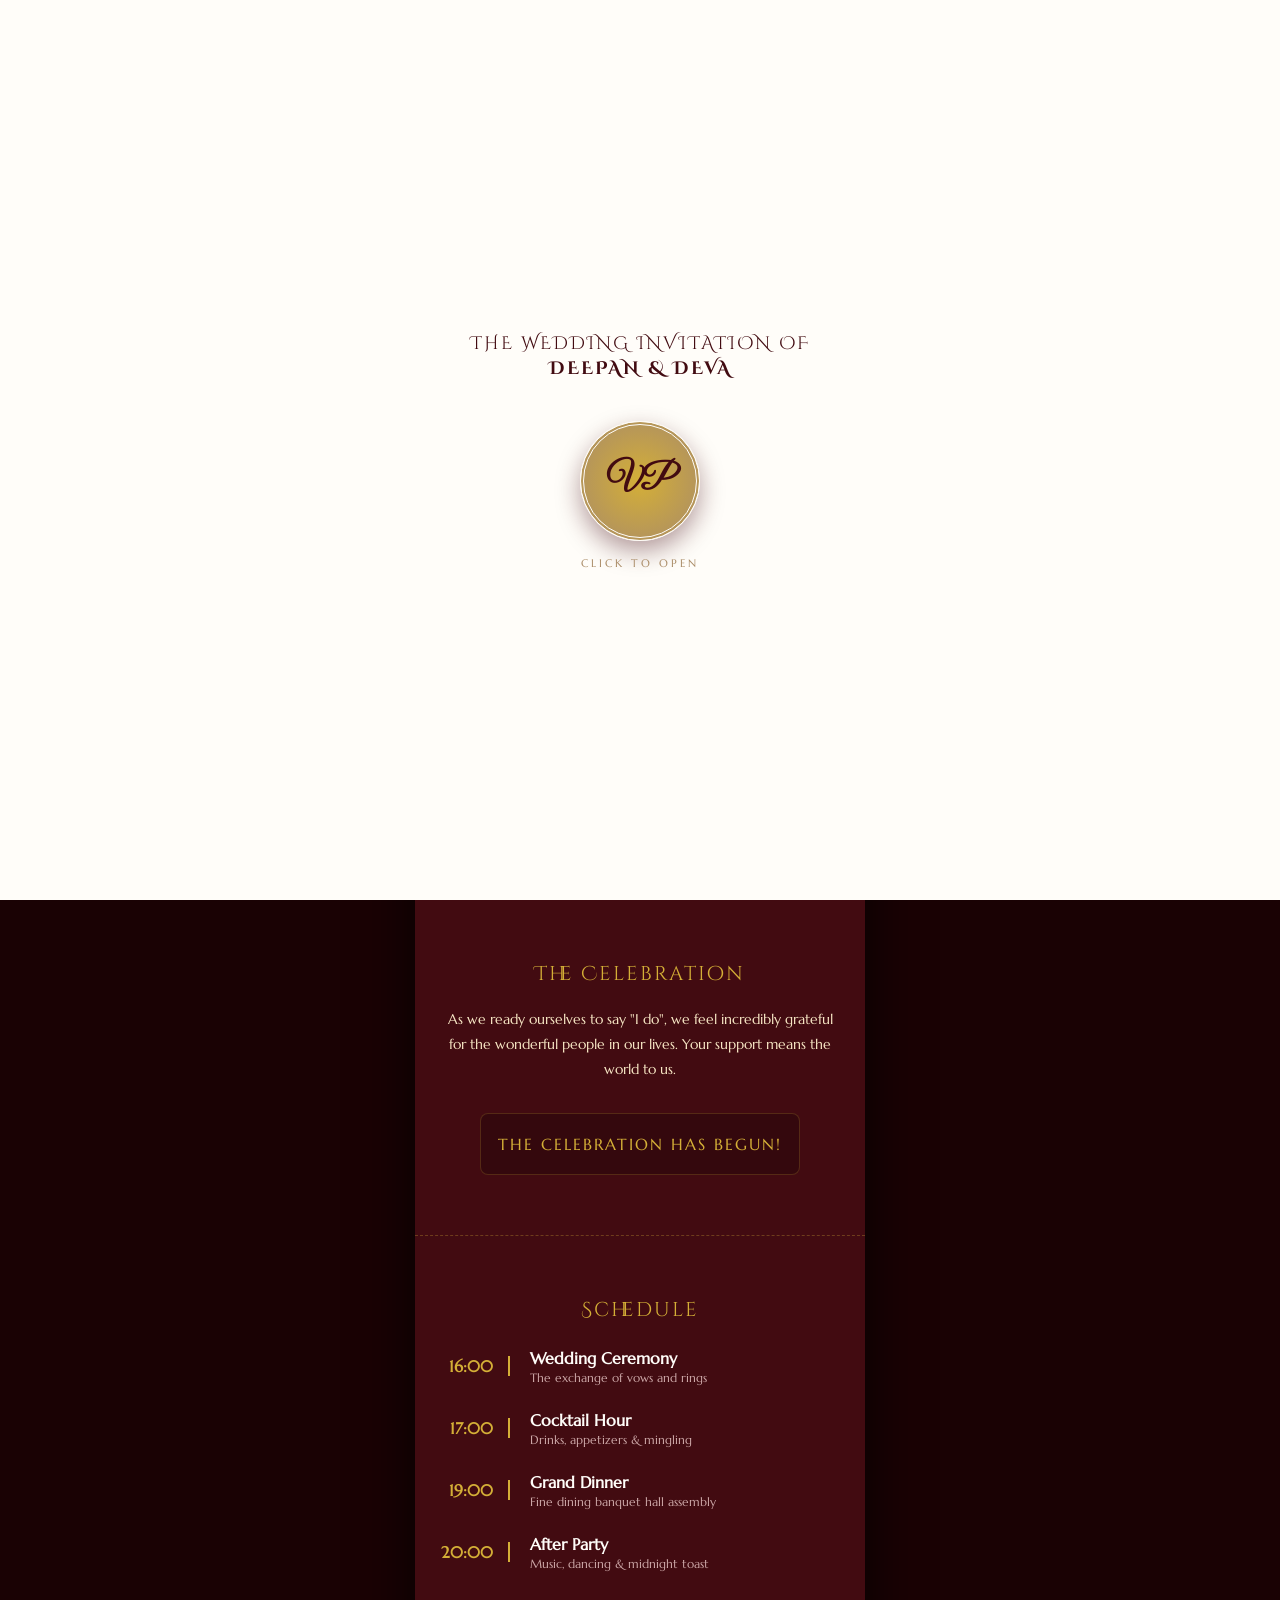
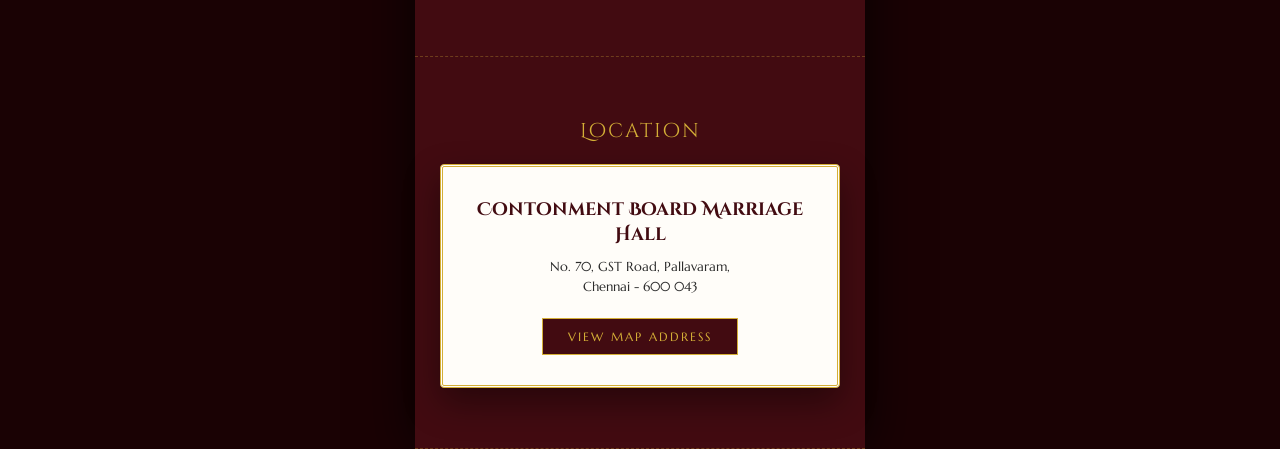
<file: index.html>
<!DOCTYPE html>
<html lang="en">

<head>
    <meta charset="UTF-8">
    <meta name="viewport" content="width=device-width, initial-scale=1.0">
    <title>Viktor & Paula - Wedding Invitation</title>
    <link
        href="https://fonts.googleapis.com/css2?family=Cinzel+Decorative:wght@700&family=Marcellus&family=Great+Vibes&family=Montserrat:wght@300;400;600&display=swap"
        rel="stylesheet">
    <script src="https://code.jquery.com/jquery-3.6.0.min.js"></script>

    <style>
        * {
            box-sizing: border-box;
            margin: 0;
            padding: 0;
        }

        body,
        html {
            background-color: #1a0204;
            font-family: 'Marcellus', serif;
            color: #f7e6c4;
            overflow-x: hidden;
            scroll-behavior: smooth;
        }

        /* 1. INTRO ENVELOPE GATE */
        #envelope-gate {
            position: fixed;
            top: 0;
            left: 0;
            width: 100vw;
            height: 100vh;
            background: #fffdf9;
            z-index: 100;
            display: flex;
            flex-direction: column;
            justify-content: center;
            align-items: center;
            transition: transform 1s cubic-bezier(0.77, 0, 0.175, 1);
        }

        .envelope-bg {
            position: absolute;
            width: 100%;
            height: 100%;
            background: linear-gradient(rgba(255, 253, 249, 0.9), rgba(255, 253, 249, 0.9)),
                url('https://images.unsplash.com/photo-1618005182384-a83a8bd57fbe?q=80&w=600') center/cover;
            opacity: 0.3;
        }

        .envelope-title {
            font-family: 'Cinzel Decorative', serif;
            color: #420b11;
            font-size: 18px;
            letter-spacing: 2px;
            margin-bottom: 40px;
            text-align: center;
            z-index: 102;
        }

        .wax-seal {
            width: 120px;
            height: 120px;
            background: radial-gradient(circle, #d4af37 0%, #aa8c67 100%);
            border-radius: 50%;
            display: flex;
            justify-content: center;
            align-items: center;
            cursor: pointer;
            box-shadow: 0 10px 25px rgba(66, 11, 17, 0.4);
            z-index: 102;
            border: 4px double #fffdf9;
            animation: pulse 2s infinite;
        }

        .wax-seal span {
            font-family: 'Great Vibes', cursive;
            font-size: 35px;
            color: #420b11;
            font-weight: bold;
        }

        .click-hint {
            margin-top: 15px;
            font-size: 11px;
            letter-spacing: 3px;
            color: #aa8c67;
            text-transform: uppercase;
            z-index: 102;
        }

        @keyframes pulse {
            0% {
                transform: scale(1);
            }

            50% {
                transform: scale(1.05);
            }

            100% {
                transform: scale(1);
            }
        }

        /* MAIN APP CONTAINER (Simulating a premium Mobile Frame view) */
        .mobile-container {
            width: 100%;
            max-width: 450px;
            margin: 0 auto;
            background: #420b11;
            min-height: 100vh;
            position: relative;
            box-shadow: 0 0 50px rgba(0, 0, 0, 0.8);
        }

        /* 2. MAIN HERO BANNER */
        .hero-section {
            height: 100vh;
            position: relative;
            display: flex;
            flex-direction: column;
            justify-content: space-between;
            align-items: center;
            padding: 60px 20px;
            text-align: center;
            background: linear-gradient(to bottom, rgba(66, 11, 17, 0.3) 0%, rgba(66, 11, 17, 0.9) 90%),
                url('https://images.unsplash.com/photo-1545232979-8bf34eb9757b?q=80&w=600') center/cover;
        }

        .wedding-tag {
            font-size: 14px;
            letter-spacing: 5px;
            text-transform: uppercase;
            color: #d4af37;
        }

        .wedding-date {
            font-size: 16px;
            letter-spacing: 2px;
            margin-top: 5px;
        }

        .couple-headline {
            font-family: 'Great Vibes', cursive;
            font-size: 65px;
            color: #fffdf9;
            line-height: 1.1;
            text-shadow: 2px 4px 10px rgba(0, 0, 0, 0.5);
            margin-bottom: 20px;
        }

        .hero-footer {
            font-size: 15px;
            letter-spacing: 2px;
            color: #f7e6c4;
            font-style: italic;
        }

        /* 3. COUNTDOWN SECTION */
        .content-section {
            padding: 60px 25px;
            text-align: center;
            position: relative;
            background: #420b11;
            border-bottom: 1px dashed rgba(212, 175, 55, 0.3);
        }

        .section-title {
            font-family: 'Cinzel Decorative', serif;
            font-size: 20px;
            color: #d4af37;
            margin-bottom: 20px;
            letter-spacing: 2px;
        }

        .section-p {
            font-size: 14px;
            line-height: 1.8;
            color: #f7e6c4;
            margin-bottom: 30px;
            font-weight: 300;
        }

        .countdown-grid {
            display: flex;
            justify-content: space-around;
            max-width: 320px;
            margin: 0 auto;
            background: rgba(0, 0, 0, 0.2);
            padding: 20px 10px;
            border-radius: 8px;
            border: 1px solid rgba(212, 175, 55, 0.2);
        }

        .time-box h2 {
            font-size: 24px;
            color: #fffdf9;
            font-weight: 400;
        }

        .time-box span {
            font-size: 10px;
            text-transform: uppercase;
            letter-spacing: 1px;
            color: #d4af37;
        }

        /* 4. SCHEDULE OF EVENTS TIMELINE */
        .itinerary-row {
            display: flex;
            align-items: center;
            margin: 25px 0;
            text-align: left;
        }

        .itinerary-time {
            width: 70px;
            font-size: 16px;
            font-weight: 600;
            color: #d4af37;
            border-right: 2px solid #d4af37;
            padding-right: 15px;
            text-align: right;
        }

        .itinerary-desc {
            padding-left: 20px;
        }

        .itinerary-desc h4 {
            font-size: 16px;
            color: #fffdf9;
            margin-bottom: 2px;
        }

        .itinerary-desc p {
            font-size: 12px;
            color: #cda8a8;
        }

        /* 5. LOCATION WITH FRAME */
        .location-card {
            background: #fffdf9;
            color: #2b2b2b;
            padding: 30px 20px;
            border-radius: 4px;
            margin-top: 20px;
            border: 3px double #d4af37;
            box-shadow: 0 15px 35px rgba(0, 0, 0, 0.4);
        }

        .location-card h3 {
            font-family: 'Cinzel Decorative', serif;
            color: #420b11;
            font-size: 18px;
            margin-bottom: 10px;
        }

        .location-card p {
            font-size: 13px;
            line-height: 1.6;
            margin-bottom: 20px;
        }

        .map-btn {
            display: inline-block;
            padding: 10px 25px;
            background: #420b11;
            color: #d4af37;
            text-decoration: none;
            font-size: 12px;
            letter-spacing: 2px;
            text-transform: uppercase;
            border: 1px solid #d4af37;
            transition: all 0.3s;
        }

        /* 6. DRESS CODE & PALETTE */
        .color-palette {
            display: flex;
            justify-content: center;
            gap: 15px;
            margin-top: 25px;
        }

        .color-circle {
            width: 45px;
            height: 45px;
            border-radius: 50%;
            border: 2px solid #fffdf9;
            box-shadow: 0 4px 10px rgba(0, 0, 0, 0.3);
        }
    </style>
</head>

<body>

    <div id="envelope-gate">
        <div class="envelope-bg"></div>
        <div class="envelope-title">
            THE WEDDING INVITATION OF<br>
            <strong>DEEPAN & DEVA</strong>
        </div>
        <div class="wax-seal" id="open-invite">
            <span>VP</span>
        </div>
        <div class="click-hint">Click to open</div>
    </div>

    <div class="mobile-container">

        <section class="hero-section">
            <div>
                <div class="wedding-tag">Wedding Day</div>
                <div class="wedding-date">25 June 2026</div>
            </div>

            <div class="couple-headline">Deepan<br>& Deva</div>

            <div class="hero-footer">Dear Friends & Family</div>
        </section>

        <section class="content-section">
            <div class="section-title">The Celebration</div>
            <p class="section-p">As we ready ourselves to say "I do", we feel incredibly grateful for the wonderful
                people in our lives. Your support means the world to us.</p>

            <div class="countdown-grid">
                <div class="time-box">
                    <h2 id="days">00</h2><span>Days</span>
                </div>
                <div class="time-box">
                    <h2 id="hours">00</h2><span>Hours</span>
                </div>
                <div class="time-box">
                    <h2 id="mins">00</h2><span>Mins</span>
                </div>
                <div class="time-box">
                    <h2 id="secs">00</h2><span>Secs</span>
                </div>
            </div>
        </section>

        <section class="content-section">
            <div class="section-title">Schedule</div>

            <div class="itinerary-row">
                <div class="itinerary-time">16:00</div>
                <div class="itinerary-desc">
                    <h4>Wedding Ceremony</h4>
                    <p>The exchange of vows and rings</p>
                </div>
            </div>

            <div class="itinerary-row">
                <div class="itinerary-time">17:00</div>
                <div class="itinerary-desc">
                    <h4>Cocktail Hour</h4>
                    <p>Drinks, appetizers & mingling</p>
                </div>
            </div>

            <div class="itinerary-row">
                <div class="itinerary-time">19:00</div>
                <div class="itinerary-desc">
                    <h4>Grand Dinner</h4>
                    <p>Fine dining banquet hall assembly</p>
                </div>
            </div>

            <div class="itinerary-row">
                <div class="itinerary-time">20:00</div>
                <div class="itinerary-desc">
                    <h4>After Party</h4>
                    <p>Music, dancing & midnight toast</p>
                </div>
            </div>
        </section>

        <section class="content-section">
            <div class="section-title">Location</div>

            <div class="location-card">
                <h3>Contonment Board Marriage Hall</h3>
                <p>No. 70, GST Road, Pallavaram,<br>Chennai - 600 043</p>
                <a href="https://maps.google.com" target="_blank" class="map-btn">View Map Address</a>
            </div>
        </section>
    </div>

    <script>
        $(document).ready(function () {

            // 1. Envelope Opening Slide Animation
            $('#open-invite').on('click', function () {
                // Smooth slide upwards out of sight like a web app sheet transition
                $('#envelope-gate').css('transform', 'translateY(-100vh)');
            });

            // 2. High-Precision JavaScript Wedding Countdown Timer
            const targetDate = new Date("July 5, 2026 16:00:00").getTime();

            const countdownInterval = setInterval(function () {
                const now = new Date().getTime();
                const difference = targetDate - now;

                if (difference < 0) {
                    clearInterval(countdownInterval);
                    $('.countdown-grid').html("<p style='color:#d4af37; width:100%; text-align:center; letter-spacing:2px;'>THE CELEBRATION HAS BEGUN!</p>");
                    return;
                }

                // Time math calculations
                const days = Math.floor(difference / (1000 * 60 * 60 * 24));
                const hours = Math.floor((difference % (1000 * 60 * 60 * 24)) / (1000 * 60 * 60));
                const minutes = Math.floor((difference % (1000 * 60 * 60)) / (1000 * 60));
                const seconds = Math.floor((difference % (1000 * 60)) / 1000);

                // Update DOM text dynamically
                $('#days').text(days < 10 ? '0' + days : days);
                $('#hours').text(hours < 10 ? '0' + hours : hours);
                $('#mins').text(minutes < 10 ? '0' + minutes : minutes);
                $('#secs').text(seconds < 10 ? '0' + seconds : seconds);

            }, 1000);
        });
    </script>
</body>

</html>
</file>
